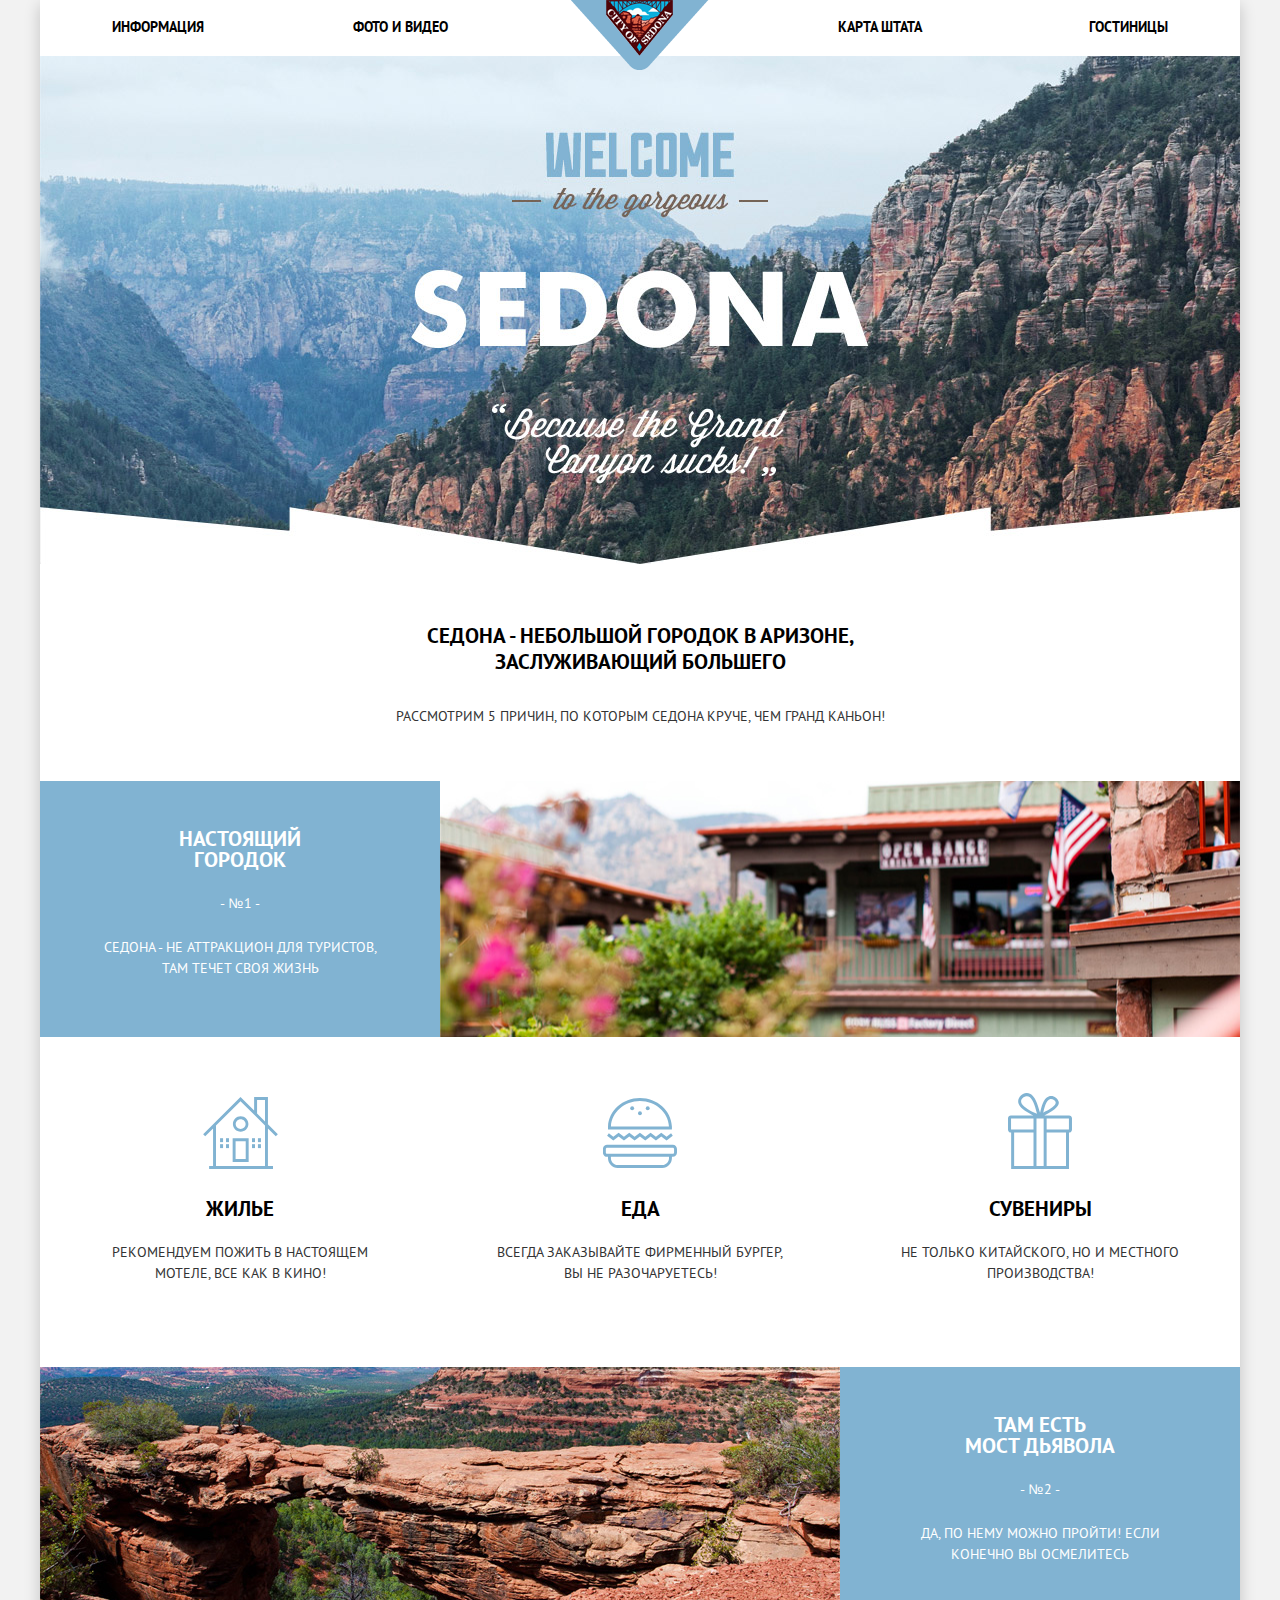
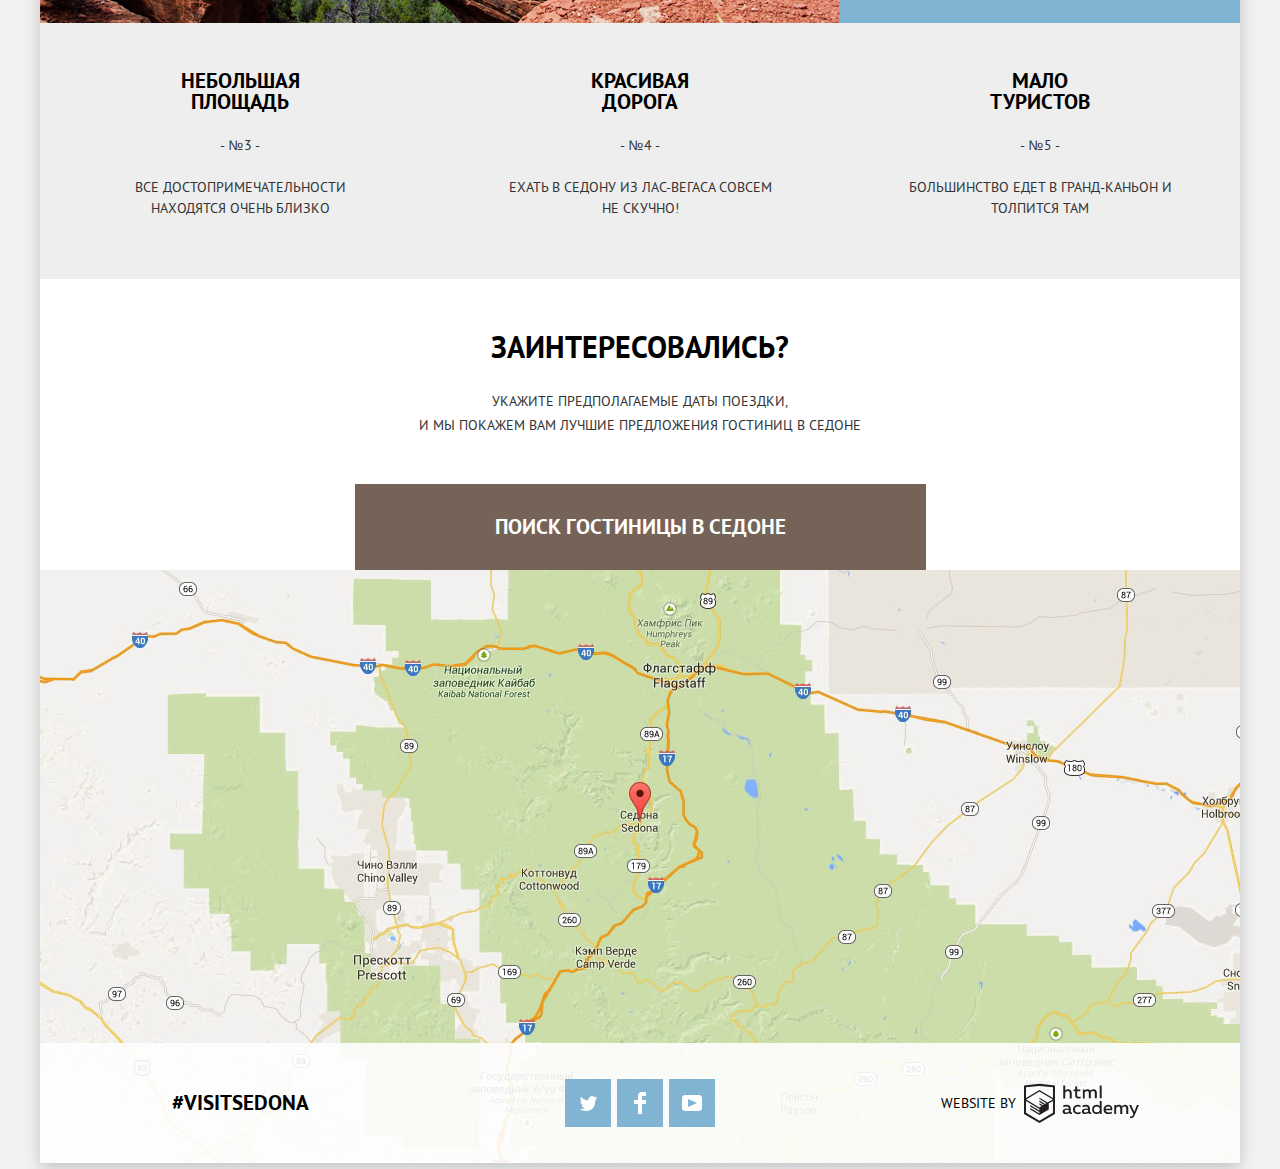
<file: index.html>
<!DOCTYPE html>
<html lang="ru">
  <head>
    <meta charset="utf-8">
    <title>HTML Academy: Седона</title>
    <link href="css/normalize.min.css" rel="stylesheet">
    <link href="css/style.min.css" rel="stylesheet">
  </head>
  <body>
    <div class="body-container">
      <header class="main-header">
          <nav class="main-nav">
            <ul class="nav-list">
              <li class="nav-item">
                <a class="nav-link" href="#">
                  Информация
                </a>
              </li>
              <li class="nav-item">
                <a class="nav-link" href="#">
                  Фото и видео
                </a>
              </li>
              <li class="nav-item">
                <a class="nav-link" href="#">
                  Карта штата
                </a>
              </li>
              <li class="nav-item">
                <a class="nav-link" href="hotels.html">
                  Гостиницы
                </a>
              </li>
            </ul>
          </nav>
          <a class="logo">
            <img src="img/main-logo.png" width="138" height="70" alt="Логотип сайта Седона">
          </a>
      </header>

      <main class="index-main">

        <h1 class="visually-hidden">
          Сайт маленького городка Седона
        </h1>

        <div class="welcome">
          <img src="img/welcome.jpg" width="1200" height="508" alt="Welcome to the gorgeous Sedona">
        </div>

        <section class="intro">
          <h2 class="intro-title">
            Седона - небольшой городок в Аризоне, заслуживающий большего
          </h2>
          <p class="intro-text">
            Рассмотрим 5 причин, по которым Седона круче, чем Гранд Каньон!
          </p>
        </section>

        <section class="features real-town">
          <div class="features-text">
            <h2 class="features-title">
              Настоящий городок
            </h2>
            <span>- №1 -</span>
            <p class="features-description">
              Седона - не аттракцион для туристов, там течет своя жизнь
            </p>
          </div>
          <div class="features-img">
            <span class="visually-hidden">Виды домиков в Седоне</span>
          </div>
        </section>

        <section class="features more">
          <h2 class="visually-hidden">Особенности</h2>
          <ul class="features-list">
            <li class="features-item">
              <h3>Жилье</h3>
              <p>Рекомендуем пожить в настоящем мотеле, все как в кино!</p>
            <li class="features-item">
              <h3>Еда</h3>
              <p>Всегда заказывайте фирменный бургер, вы не разочаруетесь!</p>
            </li>
            <li class="features-item">
              <h3>Сувениры</h3>
              <p>Не только китайского, но и местного производства!</p>
            </li>
          </ul>
        </section>

        <section class="features devil-bridge">
          <div class="features-img">
            <span class="visually-hidden">Фото моста Дьявола в Седоне</span>
          </div>
          <div class="features-text">
            <h2 class="features-title">Там есть<br>
              мост дьявола</h2>
            <span>- №2 -</span>
            <p class="features-description">Да, по нему можно пройти! Если конечно вы осмелитесь</p>
          </div>
        </section>

        <section class="features other">
          <h2 class="visually-hidden">Остальные особенности</h2>
          <ul class="other-list">
            <li class="other-item">
              <h2>Небольшая площадь</h2>
              <span>- №3 -</span>
              <p>Все достопримечательности находятся очень близко</p>
            </li>
            <li class="other-item">
              <h2>Красивая дорога</h2>
              <span>- №4 -</span>
              <p>Ехать в Седону из Лас-Вегаса совсем не скучно!</p>
            </li>
            <li class="other-item">
              <h2>Мало туристов</h2>
              <span>- №5 -</span>
              <p>Большинство едет в Гранд-Каньон и толпится там</p>
            </li>
          </ul>
        </section>

        <section class="find-hotel">
          <h2 class="visually-hidden">
            Поможем выбрать отель
          </h2>
          <p class="find-hotel-item find-hotel-title">
            <b>Заинтересовались?</b>
          </p>
          <p class="find-hotel-item find-hotel-text">
            Укажите предполагаемые даты поездки,<br>
            и мы покажем вам лучшие предложения гостиниц в Седоне
          </p>
          <div class="popup-button find-hotel-item">
            <a class="find-hotel-link" href="#">
              Поиск гостиницы в Седоне
            </a>
          </div>
        </section>


        <section class="map">
          <h2 class="visually-hidden">
            Карта штата
          </h2>

          <div class="form-wrapper modal-show">
            <form class="find-hotel-form" action="https://echo.htmlacademy.ru" method="post">
              <div class="find-hotel-wrapper">
                <p class="check-in">
                  <label for="check-in">Дата заезда:</label>
                  <input type="text" name="check-in" id="check-in" value="24 апреля 2016">
                  <button type="button" class="btn-calendar"><span class="visually-hidden">Календарь</span></button>
                </p>
                <p class="check-out">
                  <label for="check-out">Дата выезда:</label>
                  <input type="text" name="check-out" id="check-out" value="4 июля 2017">
                  <button type="button" class="btn-calendar"><span class="visually-hidden">Календарь</span></button>
                </p>
                <div class="wrapper">
                  <p class="adults">
                    <label for="adults">Взрослые:</label>
                    <input type="text" name="adults" id="adults" value="2">
                    <button type="button" class="btn btn-minus"><span class="visually-hidden">минус</span></button>
                    <button type="button" class="btn btn-plus"><span class="visually-hidden">плюс</span></button>
                  </p>
                  <p class="children">
                    <label for="children">Дети:</label>
                    <input type="text" name="children" id="children" value="0">
                    <button type="button" class="btn btn-minus"><span class="visually-hidden">минус</span></button>
                    <button type="button" class="btn btn-plus"><span class="visually-hidden">плюс</span></button>
                  </p>
                </div>

                <button class="find-hotel-button" type="submit" name="find" id="find">Найти</button>
              </div>

            </form>
          </div>


          <iframe width="1200" height="593" style="border:0" src="https://www.google.com/maps/embed/v1/place?q=%D0%A1%D0%B5%D0%B4%D0%BE%D0%BD%D0%B0&key=AIzaSyDRhg9KqfWkUhL9L30UhYAd_TtZ0AKrPtI" allowfullscreen></iframe>
        </section>
      </main>

      <footer class="main-footer">
          <div class="hashtag">
            <a href="#">
              #VISITSEDONA
            </a>
          </div>

          <div class="social">
            <ul class="social-list">
              <li class="social-item">
                <a class="social-button" href="#"><span class="visually-hidden">Твиттер</span><svg xmlns="http://www.w3.org/2000/svg" xmlns:xlink="http://www.w3.org/1999/xlink" width="17" height="15" viewBox="0 0 17 15"><path fill="#FFF" d="M10.95.144c1.685-.496 2.984.27 3.577 1.179.673-.231 1.331-.481 2.011-.708a2.345 2.345 0 0 1-.857 1.768c.685.17 1.304-.491 1.304-.491-.169 1-1.006 1.788-1.563 2.024-.231 6.75-3.175 11.217-10.077 11.082h-.446c-.41 0-4.164-.46-4.898-1.887 2.271.196 3.893-.422 4.693-1.177-.96-.3-2.679-.477-2.979-2.95.349.106.564.228 1.19.119C1.705 8.247.374 7.53.448 5.33c.285.328 1.067.536 1.34.472C1.085 5.561-.182 2.442.894.85c1.818 1.854 3.735 3.606 7.152 3.773C8.254 2.33 9.183.793 10.95.144z"/></svg></a>
              </li>
              <li class="social-item">
                <a class="social-button" href="#"><span class="visually-hidden">Фейсбук</span><svg xmlns="http://www.w3.org/2000/svg" width="12" height="22" viewBox="0 0 12 22"><path fill="#FFF" d="M12 4V0H8a4 4 0 0 0-4 4v4H0v4h4v10h4V12h4V8H8V4h4z"/></svg></a>
              </li>
              <li class="social-item">
                <a class="social-button" href="#"><span class="visually-hidden">Ютуб</span><svg xmlns="http://www.w3.org/2000/svg" xmlns:xlink="http://www.w3.org/1999/xlink" width="20" height="16" viewBox="0 0 20 16"><path fill="#FFF" d="M17 0H3C1.35 0 0 1.35 0 3v10c0 1.65 1.35 3 3 3h14c1.65 0 3-1.35 3-3V3c0-1.65-1.35-3-3-3zM6.027 11.998V4.002L15.014 8l-8.987 3.998z"/></svg></a>
              </li>
            </ul>
          </div>

          <div class="copyright">
            <a class="copy-link" href="https://htmlacademy.ru/intensive/htmlcss">
              <span>Website by</span>
              <svg id="Layer_1" data-name="Layer 1" xmlns="http://www.w3.org/2000/svg" width="115px" height="41px" viewBox="0 0 108.08 36.85"><title>logo-htmlacademy-small1</title><path d="M44.61,26.88a2,2,0,0,0,.55-0.1v1.33a3.25,3.25,0,0,1-1.18.21,1.67,1.67,0,0,1-1.67-1,4.84,4.84,0,0,1-3.14,1.08c-1.51,0-2.91-.83-2.91-2.55,0-2.13,2-2.79,3.71-2.79a11.08,11.08,0,0,1,2.17.25v-0.3c0-1-.76-1.77-2.19-1.77a7.42,7.42,0,0,0-3,.64v-1.7a10.21,10.21,0,0,1,3.19-.55c2.36,0,3.81,1.12,3.81,3.65v3a0.54,0.54,0,0,0,.49.59h0.17Zm-6.44-1.13A1.35,1.35,0,0,0,39.63,27h0.11a3.39,3.39,0,0,0,2.41-1V24.58a9.72,9.72,0,0,0-1.81-.21c-1,0-2.16.33-2.16,1.38h0Zm12.36-6.11a5,5,0,0,1,2.57.64V22a4.08,4.08,0,0,0-2.3-.7,2.75,2.75,0,1,0,0,5.49,5,5,0,0,0,2.43-.64v1.71a6.27,6.27,0,0,1-2.76.57A4.21,4.21,0,0,1,46,24.51q0-.21,0-0.41a4.32,4.32,0,0,1,4.18-4.46h0.38Zm12.17,7.24a2,2,0,0,0,.55-0.1v1.33a3.25,3.25,0,0,1-1.18.21,1.67,1.67,0,0,1-1.67-1,4.84,4.84,0,0,1-3.14,1.08c-1.51,0-2.91-.83-2.91-2.55,0-2.13,2-2.79,3.71-2.79a11.08,11.08,0,0,1,2.17.25v-0.3c0-1-.76-1.77-2.19-1.77a7.42,7.42,0,0,0-3,.64v-1.7a10.21,10.21,0,0,1,3.19-.55c2.36,0,3.81,1.12,3.81,3.65v3a0.54,0.54,0,0,0,.49.59h0.17Zm-6.44-1.13A1.35,1.35,0,0,0,57.73,27h0.11a3.39,3.39,0,0,0,2.41-1V24.58a9.72,9.72,0,0,0-1.81-.21c-1.06,0-2.16.33-2.16,1.38h0ZM73,16V28.2H71.35V26.88a3.88,3.88,0,0,1-3.19,1.54,4.4,4.4,0,0,1,0-8.78,3.81,3.81,0,0,1,3,1.3V16H73Zm-4.53,5.22a2.76,2.76,0,1,0,0,5.52A2.86,2.86,0,0,0,71.15,25V23A2.91,2.91,0,0,0,68.49,21.27ZM79,19.64c3.31,0,4.46,2.68,3.92,5.09H76.7c0.21,1.5,1.67,2.11,3.19,2.11a6.11,6.11,0,0,0,2.64-.59v1.6a7.14,7.14,0,0,1-3,.57C77,28.42,74.78,27,74.78,24a4.18,4.18,0,0,1,4-4.39H79Zm0.09,1.54a2.28,2.28,0,0,0-2.44,2.1v0.06H81.3A2,2,0,0,0,79.13,21.18Zm5.73,7V19.87h1.65v1a3.81,3.81,0,0,1,2.78-1.27A2.86,2.86,0,0,1,91.89,21a4.12,4.12,0,0,1,2.91-1.33A3.06,3.06,0,0,1,98,23V28.2h-1.9V23.05a1.59,1.59,0,0,0-1.42-1.75H94.42a2.8,2.8,0,0,0-2.07,1.12V28.2h-1.9V23.05A1.59,1.59,0,0,0,89,21.31H88.8a3,3,0,0,0-2.21,1.29v5.63H84.86Zm21.31-8.33h1.9l-3.91,9.46c-0.9,2.17-2.09,2.86-3.35,2.86a4.76,4.76,0,0,1-1.1-.14V30.46a2.86,2.86,0,0,0,.85.12c0.9,0,1.58-.64,2.07-1.9l0.17-.42-4-8.4h2l2.86,6.29ZM38.73,1.46V6.22a3.81,3.81,0,0,1,2.7-1.14,3.25,3.25,0,0,1,3.44,3.4v5.15H43V8.72a1.81,1.81,0,0,0-1.61-2h-0.3a2.93,2.93,0,0,0-2.32,1.39v5.52h-1.9V1.46h1.9ZM49.94,2.31v3h3V6.91h-3v3.81c0,1.1.5,1.46,1.58,1.46a4.49,4.49,0,0,0,1.69-.33v1.6A6.8,6.8,0,0,1,51,13.8a2.55,2.55,0,0,1-2.86-2.74V6.89H46.58V5.26h1.5V2.74Zm5.4,11.31V5.28H57v1A3.81,3.81,0,0,1,59.77,5a2.86,2.86,0,0,1,2.6,1.33A4.12,4.12,0,0,1,65.28,5,3.06,3.06,0,0,1,68.44,8.4v5.21h-1.9V8.46a1.59,1.59,0,0,0-1.42-1.75H64.89a2.8,2.8,0,0,0-2.07,1.12v5.78h-1.9V8.46A1.59,1.59,0,0,0,59.5,6.71H59.27A3,3,0,0,0,57.06,8v5.63H55.34ZM71.17,1.45H73V13.6H71.17V1.45ZM14.71,0H14.55L0,1.54V28.21l14.55,8.66,14.55-8.66V1.54Zm12.5,27.1L14.55,34.64,1.9,27.12V16.18l12.59,7.5V25L5.86,19.9v1.31l8.68,5.21v1.39L5.87,22.65V24l8.68,5.21,8.75-5.24V18.31L27.2,16V27.12Zm0-12.53-3.48,2-1.6,1L14.51,13v1.31L21,18.23H21l-0.14.09-1,.54-5.37-3.2V17l4.24,2.52-1,.67-3.2-1.9v1.31l2.1,1.24L14.5,22.1,2,14.65,14.51,7.11Zm0-1.32L14.49,5.76,1.91,13.25v-10L14.56,1.92,27.21,3.25v10h0Z" transform="translate(0 -0.02)" fill="#231f20"/></svg>
            </a>
          </div>
      </footer>
    </div>

    <script src="js/script.min.js"></script>
  </body>
</html>
</file>
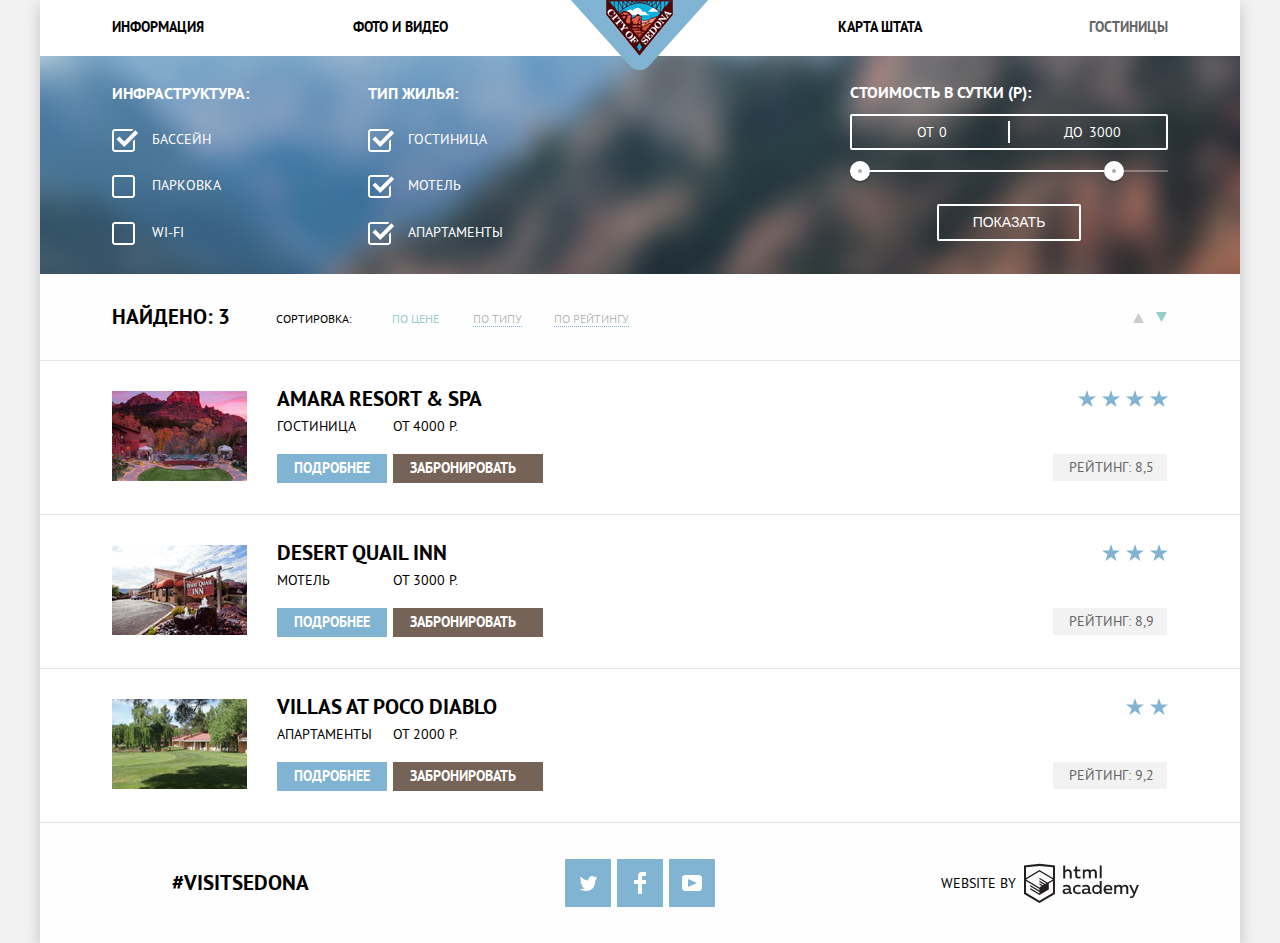
<file: hotels.html>
<!DOCTYPE html>
<html lang="ru">
  <head>
    <meta charset="utf-8">
    <title>HTML Academy: Гостиницы Седоны</title>
    <link href="css/normalize.min.css" rel="stylesheet">
    <link href="css/style.min.css" rel="stylesheet">
  </head>
  <body>
    <div class="body-container">
      <header class="main-header">
          <nav class="main-nav">
            <ul class="nav-list">
              <li class="nav-item">
                <a class="nav-link" href="#">
                  Информация
                </a>
              </li>
              <li class="nav-item">
                <a class="nav-link" href="#">
                  Фото и видео
                </a>
              </li>
              <li class="nav-item">
                <a class="nav-link" href="#">
                  Карта штата
                </a>
              </li>
              <li class="nav-item nav-item-current">
                <a class="nav-link" href="hotels.html">
                  Гостиницы
                </a>
              </li>
            </ul>
          </nav>
          <a class="logo" href="index.html">
            <img src="img/main-logo.png" width="138" height="70" alt="Логотип сайта Седона">
          </a>
      </header>

      <main class="hotels-main">
        <section class="hotel-search">
          <div class="hotel-search-container">
            <h1 class="visually-hidden">Поиск наиболее подходящего отеля</h1>
            <form class="search-form" action="https://echo.htmlacademy.ru" method="post">
              <div class="infrastructure">
                <p class="title">
                  Инфраструктура:
                </p>
                <ul class="infrastructure-list">
                  <li class="infrastructure-item">
                    <label class="pool" tabindex="0">
                      <input type="checkbox" class="visually-hidden" name="pool" id="pool" checked>
                      <span class="checkbox-indicator"></span>
                      Бассейн
                    </label>
                  </li>
                  <li class="infrastructure-item">
                    <label class="parking" tabindex="0">
                      <input type="checkbox" class="visually-hidden" name="parking" id="parking">
                      <span class="checkbox-indicator"></span>
                      Парковка
                    </label>
                  </li>
                  <li class="infrastructure-item">
                    <label class="wi-fi" tabindex="0">
                      <input type="checkbox" class="visually-hidden" name="wi-fi" id="wi-fi">
                      <span class="checkbox-indicator"></span>
                      Wi-Fi
                    </label>
                  </li>
                </ul>
              </div>

              <div class="apartments">
                <p class="title">
                  Тип жилья:
                </p>
                <ul class="apartments-list">
                  <li class="apartments-item">
                    <label class="item-hotel" tabindex="0">
                      <input type="checkbox" class="visually-hidden" name="hotel" id="hotel" checked>
                      <span class="checkbox-indicator"></span>
                      Гостиница
                    </label>
                  </li>
                  <li class="apartments-item">
                    <label class="item-motel" tabindex="0">
                      <input type="checkbox" class="visually-hidden" name="motel" id="motel" checked>
                      <span class="checkbox-indicator"></span>
                      Мотель
                    </label>
                  </li>
                  <li class="apartments-item">
                    <label class="item-apartments" tabindex="0">
                      <input type="checkbox" class="visually-hidden" name="apartments" id="apartments" checked>
                      <span class="checkbox-indicator"></span>
                      Апартаменты
                    </label>
                  </li>
                </ul>
              </div>

              <div class="filter-range">
                <div class="filter-range-title title">
                  Стоимость в сутки (р):
                </div>
                <div class="price-controls">
                  <label class="min-price">от <input type="text" name="min-price" value="0"></label>
                  <label class="max-price">до <input type="text" name="max-price" value="3000"></label>
                </div>
                <div class="range-controls">
                  <div class="scale">
                    <div class="bar"></div>
                  </div>
                  <div class="range-toggle range-toggle-min"></div>
                  <div class="range-toggle range-toggle-max"></div>
                </div>
                <button class="btn-transparent" type="submit">Показать</button>
              </div>
            </form>
          </div>
        </section>


          <section class="result">
            <div class="result-container">
              <h2 class="visually-hidden">Результаты поиска</h2>
              <div class="result-find">
                <p>
                  Найдено: 3
                </p>
              </div>

              <div class="result-sort">
                <p class="title">
                  сортировка:
                </p>
              </div>

              <div class="result-list">
                <ul>
                  <li class="result-item result-item-current">
                    <a class="result-link" href="#">По цене</a>
                  </li>
                  <li class="result-item">
                    <a class="result-link" href="#">По типу</a>
                  </li>
                  <li class="result-item">
                    <a class="result-link" href="#">По рейтингу</a>
                  </li>
                </ul>
              </div>

              <div class="sort-buttons-container">
                <ul class="sort-buttons-list">
                  <li>
                    <a class="sort-button up-button" href="#"><span class="visually-hidden">"min-max</span></a>
                  </li>
                  <li>
                    <a class="sort-button down-button btn-current" href="#"><span class="visually-hidden">max-min</span></a>
                  </li>
                </ul>
              </div>
            </div>
          </section>

        <section class="result-catalog amara">
          <h2 class="visually-hidden">Список найденных вариантов для проживания</h2>
            <ul class="catalog-list">
              <li class="catalog-item">
                <div class="hotel-container">
                  <article class="hotel">
                    <div class="hotel-column">
                      <h1 class="hotel-name">
                        <a href="#">Amara Resort & SPA</a>
                      </h1>
                      <div class="hotel-column-wrapper">
                        <span class="type">
                          Гостиница
                        </span>
                        <a class="more-info" href="#">Подробнее</a>
                      </div>
                      <div class="hotel-column-wrapper">
                        <span class="price">
                          От 4000 р.
                        </span>
                        <a class="book" href="#">Забронировать</a>
                      </div>
                    </div>

                    <div class="hotel-photo">
                      <a href="#"><img src="img/amara-hotel.jpg" width="135" height="90" alt="фото отеля"></a>
                    </div>

                    <div class="hotel-rating">
                      <div class="stars-count">
                        <span class="visually-hidden">Четыре звазды</span>
                        <svg xmlns="http://www.w3.org/2000/svg" width="18" height="17" viewBox="0 0 18 17"><path fill="#81B3D2" d="M9.002 0l2.126 6.494h6.877l-5.564 4.012L14.566 17l-5.564-4.013L3.438 17l2.126-6.494L0 6.494h6.878z"/></svg>
                        <svg xmlns="http://www.w3.org/2000/svg" width="18" height="17" viewBox="0 0 18 17"><path fill="#81B3D2" d="M9.002 0l2.126 6.494h6.877l-5.564 4.012L14.566 17l-5.564-4.013L3.438 17l2.126-6.494L0 6.494h6.878z"/></svg>
                        <svg xmlns="http://www.w3.org/2000/svg" width="18" height="17" viewBox="0 0 18 17"><path fill="#81B3D2" d="M9.002 0l2.126 6.494h6.877l-5.564 4.012L14.566 17l-5.564-4.013L3.438 17l2.126-6.494L0 6.494h6.878z"/></svg>
                        <svg xmlns="http://www.w3.org/2000/svg" width="18" height="17" viewBox="0 0 18 17"><path fill="#81B3D2" d="M9.002 0l2.126 6.494h6.877l-5.564 4.012L14.566 17l-5.564-4.013L3.438 17l2.126-6.494L0 6.494h6.878z"/></svg>
                      </div>
                      <div class="rating">
                        Рейтинг: 8,5
                      </div>
                    </div>

                  </article>
                </div>
              </li>

              <li class="catalog-item desert">
                <div class="hotel-container">
                  <article class="hotel">
                    <div class="hotel-column">
                      <h1 class="hotel-name">
                        <a href="#">Desert Quail Inn</a>
                      </h1>
                      <div class="hotel-column-wrapper">
                        <span class="type">
                          Мотель
                        </span>
                        <a class="more-info" href="#">Подробнее</a>
                      </div>
                      <div class="hotel-column-wrapper">
                        <span class="price">
                          От 3000 р.
                        </span>
                        <a class="book" href="#">Забронировать</a>
                      </div>
                    </div>

                    <div class="hotel-photo">
                      <a href="#"><img src="img/desert-hotel.jpg" width="135" height="90" alt="фото отеля"></a>
                    </div>

                    <div class="hotel-rating">
                      <div class="stars-count">
                        <span class="visually-hidden">Три звезды</span>
                        <svg xmlns="http://www.w3.org/2000/svg" width="18" height="17" viewBox="0 0 18 17"><path fill="#81B3D2" d="M9.002 0l2.126 6.494h6.877l-5.564 4.012L14.566 17l-5.564-4.013L3.438 17l2.126-6.494L0 6.494h6.878z"/></svg>
                        <svg xmlns="http://www.w3.org/2000/svg" width="18" height="17" viewBox="0 0 18 17"><path fill="#81B3D2" d="M9.002 0l2.126 6.494h6.877l-5.564 4.012L14.566 17l-5.564-4.013L3.438 17l2.126-6.494L0 6.494h6.878z"/></svg>
                        <svg xmlns="http://www.w3.org/2000/svg" width="18" height="17" viewBox="0 0 18 17"><path fill="#81B3D2" d="M9.002 0l2.126 6.494h6.877l-5.564 4.012L14.566 17l-5.564-4.013L3.438 17l2.126-6.494L0 6.494h6.878z"/></svg>
                      </div>
                      <div class="rating">
                        Рейтинг: 8,9
                      </div>
                    </div>
                  </article>
                </div>
              </li>

              <li class="catalog-item villas">
                <div class="hotel-container">
                  <article class="hotel">
                    <div class="hotel-column">
                      <h1 class="hotel-name">
                        <a href="#">Villas at Poco Diablo</a>
                      </h1>
                      <div class="hotel-column-wrapper">
                        <span class="type">
                          Апартаменты
                        </span>
                        <a class="more-info" href="#">Подробнее</a>
                      </div>
                      <div class="hotel-column-wrapper">
                        <span class="price">
                          От 2000 р.
                        </span>
                        <a class="book" href="#">Забронировать</a>
                      </div>
                    </div>

                    <div class="hotel-photo">
                      <a href="#"><img src="img/villas-hotel.jpg" width="135" height="90" alt="фото отеля"></a>
                    </div>

                    <div class="hotel-rating">
                      <div class="stars-count">
                        <span class="visually-hidden">Две звезды</span>
                        <svg xmlns="http://www.w3.org/2000/svg" width="18" height="17" viewBox="0 0 18 17"><path fill="#81B3D2" d="M9.002 0l2.126 6.494h6.877l-5.564 4.012L14.566 17l-5.564-4.013L3.438 17l2.126-6.494L0 6.494h6.878z"/></svg>
                        <svg xmlns="http://www.w3.org/2000/svg" width="18" height="17" viewBox="0 0 18 17"><path fill="#81B3D2" d="M9.002 0l2.126 6.494h6.877l-5.564 4.012L14.566 17l-5.564-4.013L3.438 17l2.126-6.494L0 6.494h6.878z"/></svg>
                      </div>
                      <div class="rating">
                        Рейтинг: 9,2
                      </div>
                    </div>
                  </article>
                </div>
              </li>
            </ul>
        </section>

      </main>

      <footer class="hotels-footer">
          <div class="hashtag">
            <a href="#">
              #VISITSEDONA
            </a>
          </div>

          <div class="social">
            <ul class="social-list">
              <li class="social-item">
                <a class="social-button" href="#"><span class="visually-hidden">Твиттер</span><svg xmlns="http://www.w3.org/2000/svg" xmlns:xlink="http://www.w3.org/1999/xlink" width="17" height="15" viewBox="0 0 17 15"><path fill="#FFF" d="M10.95.144c1.685-.496 2.984.27 3.577 1.179.673-.231 1.331-.481 2.011-.708a2.345 2.345 0 0 1-.857 1.768c.685.17 1.304-.491 1.304-.491-.169 1-1.006 1.788-1.563 2.024-.231 6.75-3.175 11.217-10.077 11.082h-.446c-.41 0-4.164-.46-4.898-1.887 2.271.196 3.893-.422 4.693-1.177-.96-.3-2.679-.477-2.979-2.95.349.106.564.228 1.19.119C1.705 8.247.374 7.53.448 5.33c.285.328 1.067.536 1.34.472C1.085 5.561-.182 2.442.894.85c1.818 1.854 3.735 3.606 7.152 3.773C8.254 2.33 9.183.793 10.95.144z"/></svg></a>
              </li>
              <li class="social-item">
                <a class="social-button" href="#"><span class="visually-hidden">Фейсбук</span><svg xmlns="http://www.w3.org/2000/svg" width="12" height="22" viewBox="0 0 12 22"><path fill="#FFF" d="M12 4V0H8a4 4 0 0 0-4 4v4H0v4h4v10h4V12h4V8H8V4h4z"/></svg></a>
              </li>
              <li class="social-item">
                <a class="social-button" href="#"><span class="visually-hidden">Ютуб</span><svg xmlns="http://www.w3.org/2000/svg" xmlns:xlink="http://www.w3.org/1999/xlink" width="20" height="16" viewBox="0 0 20 16"><path fill="#FFF" d="M17 0H3C1.35 0 0 1.35 0 3v10c0 1.65 1.35 3 3 3h14c1.65 0 3-1.35 3-3V3c0-1.65-1.35-3-3-3zM6.027 11.998V4.002L15.014 8l-8.987 3.998z"/></svg></a>
              </li>
            </ul>
          </div>

          <div class="copyright">
            <a class="copy-link" href="https://htmlacademy.ru/intensive/htmlcss">
              <span>Website by</span>
              <svg id="Layer_1" data-name="Layer 1" xmlns="http://www.w3.org/2000/svg" width="115px" height="41px" viewBox="0 0 108.08 36.85"><title>logo-htmlacademy-small1</title><path d="M44.61,26.88a2,2,0,0,0,.55-0.1v1.33a3.25,3.25,0,0,1-1.18.21,1.67,1.67,0,0,1-1.67-1,4.84,4.84,0,0,1-3.14,1.08c-1.51,0-2.91-.83-2.91-2.55,0-2.13,2-2.79,3.71-2.79a11.08,11.08,0,0,1,2.17.25v-0.3c0-1-.76-1.77-2.19-1.77a7.42,7.42,0,0,0-3,.64v-1.7a10.21,10.21,0,0,1,3.19-.55c2.36,0,3.81,1.12,3.81,3.65v3a0.54,0.54,0,0,0,.49.59h0.17Zm-6.44-1.13A1.35,1.35,0,0,0,39.63,27h0.11a3.39,3.39,0,0,0,2.41-1V24.58a9.72,9.72,0,0,0-1.81-.21c-1,0-2.16.33-2.16,1.38h0Zm12.36-6.11a5,5,0,0,1,2.57.64V22a4.08,4.08,0,0,0-2.3-.7,2.75,2.75,0,1,0,0,5.49,5,5,0,0,0,2.43-.64v1.71a6.27,6.27,0,0,1-2.76.57A4.21,4.21,0,0,1,46,24.51q0-.21,0-0.41a4.32,4.32,0,0,1,4.18-4.46h0.38Zm12.17,7.24a2,2,0,0,0,.55-0.1v1.33a3.25,3.25,0,0,1-1.18.21,1.67,1.67,0,0,1-1.67-1,4.84,4.84,0,0,1-3.14,1.08c-1.51,0-2.91-.83-2.91-2.55,0-2.13,2-2.79,3.71-2.79a11.08,11.08,0,0,1,2.17.25v-0.3c0-1-.76-1.77-2.19-1.77a7.42,7.42,0,0,0-3,.64v-1.7a10.21,10.21,0,0,1,3.19-.55c2.36,0,3.81,1.12,3.81,3.65v3a0.54,0.54,0,0,0,.49.59h0.17Zm-6.44-1.13A1.35,1.35,0,0,0,57.73,27h0.11a3.39,3.39,0,0,0,2.41-1V24.58a9.72,9.72,0,0,0-1.81-.21c-1.06,0-2.16.33-2.16,1.38h0ZM73,16V28.2H71.35V26.88a3.88,3.88,0,0,1-3.19,1.54,4.4,4.4,0,0,1,0-8.78,3.81,3.81,0,0,1,3,1.3V16H73Zm-4.53,5.22a2.76,2.76,0,1,0,0,5.52A2.86,2.86,0,0,0,71.15,25V23A2.91,2.91,0,0,0,68.49,21.27ZM79,19.64c3.31,0,4.46,2.68,3.92,5.09H76.7c0.21,1.5,1.67,2.11,3.19,2.11a6.11,6.11,0,0,0,2.64-.59v1.6a7.14,7.14,0,0,1-3,.57C77,28.42,74.78,27,74.78,24a4.18,4.18,0,0,1,4-4.39H79Zm0.09,1.54a2.28,2.28,0,0,0-2.44,2.1v0.06H81.3A2,2,0,0,0,79.13,21.18Zm5.73,7V19.87h1.65v1a3.81,3.81,0,0,1,2.78-1.27A2.86,2.86,0,0,1,91.89,21a4.12,4.12,0,0,1,2.91-1.33A3.06,3.06,0,0,1,98,23V28.2h-1.9V23.05a1.59,1.59,0,0,0-1.42-1.75H94.42a2.8,2.8,0,0,0-2.07,1.12V28.2h-1.9V23.05A1.59,1.59,0,0,0,89,21.31H88.8a3,3,0,0,0-2.21,1.29v5.63H84.86Zm21.31-8.33h1.9l-3.91,9.46c-0.9,2.17-2.09,2.86-3.35,2.86a4.76,4.76,0,0,1-1.1-.14V30.46a2.86,2.86,0,0,0,.85.12c0.9,0,1.58-.64,2.07-1.9l0.17-.42-4-8.4h2l2.86,6.29ZM38.73,1.46V6.22a3.81,3.81,0,0,1,2.7-1.14,3.25,3.25,0,0,1,3.44,3.4v5.15H43V8.72a1.81,1.81,0,0,0-1.61-2h-0.3a2.93,2.93,0,0,0-2.32,1.39v5.52h-1.9V1.46h1.9ZM49.94,2.31v3h3V6.91h-3v3.81c0,1.1.5,1.46,1.58,1.46a4.49,4.49,0,0,0,1.69-.33v1.6A6.8,6.8,0,0,1,51,13.8a2.55,2.55,0,0,1-2.86-2.74V6.89H46.58V5.26h1.5V2.74Zm5.4,11.31V5.28H57v1A3.81,3.81,0,0,1,59.77,5a2.86,2.86,0,0,1,2.6,1.33A4.12,4.12,0,0,1,65.28,5,3.06,3.06,0,0,1,68.44,8.4v5.21h-1.9V8.46a1.59,1.59,0,0,0-1.42-1.75H64.89a2.8,2.8,0,0,0-2.07,1.12v5.78h-1.9V8.46A1.59,1.59,0,0,0,59.5,6.71H59.27A3,3,0,0,0,57.06,8v5.63H55.34ZM71.17,1.45H73V13.6H71.17V1.45ZM14.71,0H14.55L0,1.54V28.21l14.55,8.66,14.55-8.66V1.54Zm12.5,27.1L14.55,34.64,1.9,27.12V16.18l12.59,7.5V25L5.86,19.9v1.31l8.68,5.21v1.39L5.87,22.65V24l8.68,5.21,8.75-5.24V18.31L27.2,16V27.12Zm0-12.53-3.48,2-1.6,1L14.51,13v1.31L21,18.23H21l-0.14.09-1,.54-5.37-3.2V17l4.24,2.52-1,.67-3.2-1.9v1.31l2.1,1.24L14.5,22.1,2,14.65,14.51,7.11Zm0-1.32L14.49,5.76,1.91,13.25v-10L14.56,1.92,27.21,3.25v10h0Z" transform="translate(0 -0.02)" fill="#231f20"/></svg>
            </a>
          </div>
      </footer>
    </div>
  </body>
</html>
</file>
<file: css/style.min.css>
@-webkit-keyframes fadeInDown{0%{-webkit-transform:translateY(-2000px);transform:translateY(-2000px)}to{-webkit-transform:translateY(0);transform:translateY(0)}}@keyframes fadeInDown{0%{-webkit-transform:translateY(-2000px);transform:translateY(-2000px)}to{-webkit-transform:translateY(0);transform:translateY(0)}}@-webkit-keyframes bounce{0%,20%,53%,80%,to{-webkit-animation-timing-function:cubic-bezier(.215,.61,.355,1);animation-timing-function:cubic-bezier(.215,.61,.355,1);-webkit-transform:translate3d(0,0,0);transform:translate3d(0,0,0)}40%,43%{-webkit-animation-timing-function:cubic-bezier(.755,.05,.855,.06);animation-timing-function:cubic-bezier(.755,.05,.855,.06);-webkit-transform:translate3d(0,-30px,0);transform:translate3d(0,-30px,0)}70%{-webkit-animation-timing-function:cubic-bezier(.755,.05,.855,.06);animation-timing-function:cubic-bezier(.755,.05,.855,.06);-webkit-transform:translate3d(0,-15px,0);transform:translate3d(0,-15px,0)}90%{-webkit-transform:translate3d(0,-4px,0);transform:translate3d(0,-4px,0)}}@keyframes bounce{0%,20%,53%,80%,to{-webkit-animation-timing-function:cubic-bezier(.215,.61,.355,1);animation-timing-function:cubic-bezier(.215,.61,.355,1);-webkit-transform:translate3d(0,0,0);transform:translate3d(0,0,0)}40%,43%{-webkit-animation-timing-function:cubic-bezier(.755,.05,.855,.06);animation-timing-function:cubic-bezier(.755,.05,.855,.06);-webkit-transform:translate3d(0,-30px,0);transform:translate3d(0,-30px,0)}70%{-webkit-animation-timing-function:cubic-bezier(.755,.05,.855,.06);animation-timing-function:cubic-bezier(.755,.05,.855,.06);-webkit-transform:translate3d(0,-15px,0);transform:translate3d(0,-15px,0)}90%{-webkit-transform:translate3d(0,-4px,0);transform:translate3d(0,-4px,0)}}@-webkit-keyframes flipInX{0%{-webkit-transform:perspective(400px) rotate3d(1,0,0,90deg);transform:perspective(400px) rotate3d(1,0,0,90deg);-webkit-animation-timing-function:ease-in;animation-timing-function:ease-in;opacity:0}40%{-webkit-transform:perspective(400px) rotate3d(1,0,0,-20deg);transform:perspective(400px) rotate3d(1,0,0,-20deg);-webkit-animation-timing-function:ease-in;animation-timing-function:ease-in}60%{-webkit-transform:perspective(400px) rotate3d(1,0,0,10deg);transform:perspective(400px) rotate3d(1,0,0,10deg);opacity:1}80%{-webkit-transform:perspective(400px) rotate3d(1,0,0,-5deg);transform:perspective(400px) rotate3d(1,0,0,-5deg)}to{-webkit-transform:perspective(400px);transform:perspective(400px)}}@keyframes flipInX{0%{-webkit-transform:perspective(400px) rotate3d(1,0,0,90deg);transform:perspective(400px) rotate3d(1,0,0,90deg);-webkit-animation-timing-function:ease-in;animation-timing-function:ease-in;opacity:0}40%{-webkit-transform:perspective(400px) rotate3d(1,0,0,-20deg);transform:perspective(400px) rotate3d(1,0,0,-20deg);-webkit-animation-timing-function:ease-in;animation-timing-function:ease-in}60%{-webkit-transform:perspective(400px) rotate3d(1,0,0,10deg);transform:perspective(400px) rotate3d(1,0,0,10deg);opacity:1}80%{-webkit-transform:perspective(400px) rotate3d(1,0,0,-5deg);transform:perspective(400px) rotate3d(1,0,0,-5deg)}to{-webkit-transform:perspective(400px);transform:perspective(400px)}}@-webkit-keyframes shake{0%,to{-webkit-transform:translateX(0);transform:translateX(0)}10%,30%,50%,70%,90%{-webkit-transform:translateX(-10px);transform:translateX(-10px)}20%,40%,60%,80%{-webkit-transform:translateX(10px);transform:translateX(10px)}}@keyframes shake{0%,to{-webkit-transform:translateX(0);transform:translateX(0)}10%,30%,50%,70%,90%{-webkit-transform:translateX(-10px);transform:translateX(-10px)}20%,40%,60%,80%{-webkit-transform:translateX(10px);transform:translateX(10px)}}@font-face{font-family:"PT Sans";font-style:normal;font-weight:400;src:url(../fonts/ptsans.woff2) format("woff2"),url(../fonts/ptsans.woff) format("woff")}@font-face{font-family:"PT Sans";font-style:normal;font-weight:700;src:url(../fonts/ptsansbold.woff2) format("woff2"),url(../fonts/ptsansbold.woff) format("woff")}.find-hotel-form input,body{text-transform:uppercase;background-color:#f2f2f2}body{margin:0;padding:0;font-family:"PT Sans",Arial,sans-serif;font-size:14px;font-weight:400;color:#333;text-align:center;line-height:21px}a{text-decoration:none}img{width:100%;height:auto}.body-container{width:1200px;margin:0 auto;-webkit-box-shadow:0 5px 15px 0 rgba(0,0,0,.2);box-shadow:0 5px 15px 0 rgba(0,0,0,.2)}.visually-hidden{position:absolute;clip:rect(0 0 0 0);width:1px;height:1px;margin:-1px}.main-header{font-size:14px;line-height:26px;font-weight:700;color:#000;background-color:#fff}.nav-list{list-style:none}.main-nav a{color:#000}.main-nav a:hover{color:#81b3d2}.main-nav a:active{color:rgba(0,0,0,.3)}.nav-item-current a{color:#666}.welcome{margin:0;padding:0}.intro{font-size:14px;line-height:26px;font-weight:400;color:#333;background-color:#fff}.intro-title{font-size:21px;line-height:26px;font-weight:700;vertical-align:bottom;color:#000}.real-town{font-size:14px;line-height:21px;font-weight:400;color:#fff;background-color:#81b3d2}.devil-bridge h2,.find-hotel b,.more,.more h3,.other h2,.real-town h2{font-size:21px;line-height:21px;font-weight:700;color:#fff}.more{font-size:14px;font-weight:400;color:#333;background-color:#fff}.find-hotel b,.more h3,.other h2{color:#000}.features-list{list-style:none}.devil-bridge,.other{font-size:14px;line-height:21px;font-weight:400;color:#fff;background-color:#81b3d2}.other{color:#333;background-color:#eee}.other-list{list-style:none}.find-hotel{font-size:14px;line-height:24px;font-weight:400;color:#333;background-color:#fff}.find-hotel b{font-size:30px;line-height:36px}.find-hotel-form,.popup-button a{font-size:21px;line-height:26px;font-weight:700;color:#fff;background-color:#766357}.popup-button a:hover{background-color:#604e43}.popup-button a:active{color:rgba(255,255,255,.3);background-color:#503e33}.find-hotel-form{font-size:14px;color:#000;background-color:#fff}.find-hotel-form input{font:inherit;line-height:inherit;border:2px solid #f2f2f2}.find-hotel-form input:hover{background-color:#ebebeb;border:2px solid #ebebeb}.find-hotel-form input:focus{background-color:#fff;border:2px solid #e5e5e5}.find-hotel-button,.hotel-search{color:#fff;background-color:#81b3d2}.find-hotel-button{text-transform:uppercase;border:0;font-size:21px;line-height:26px;font-weight:700}.find-hotel-button:hover{color:#fff;background-color:#669ec0}.find-hotel-button:active{color:rgba(255,255,255,.3);background-color:#5496bd}.hotel-search{font-size:14px;line-height:21px;font-weight:400;background-image:url(../img/hotels.jpg);background-size:100%;background-position:center;background-repeat:no-repeat}.apartments p,.infrastructure .title,.result-find p{font-size:16px;line-height:21px;font-weight:700;color:#fff}.apartments-list,.infrastructure-list{list-style:none}.result{font-size:12px;line-height:18px;font-weight:400;color:#000;background-color:#fefefe}.result-find p{font-size:21px;line-height:26px;color:#000}.catalog-list,.result-list,.sort-buttons-list{list-style:none}.result-item a,.result-item a:active,.result-item a:hover{font-size:12px;line-height:18px;font-weight:400;border-bottom:1px dotted #81b3d2}.result-item a{color:rgba(0,0,0,.3)}.result-item a:active,.result-item a:hover{color:#9cc}.result-item a:active{color:#000;border-bottom:0}.result-item-current a{color:#9cc;border-bottom:0}.catalog-item{font-size:14px;line-height:21px;font-weight:400;color:#000;text-align:left;background-color:#fff}.copyright a,.hashtag a,.hotel-name a{font-size:21px;line-height:26px;font-weight:700;color:#000}.hotel-name a:hover{color:#9cc}.hotel-name a:active{color:rgba(0,0,0,.3)}.book,.more-info,.rating{padding:4px 17px;font-size:14px;line-height:21px;font-weight:700;color:#fff;background-color:#81b3d2}.more-info:hover{background-color:#669ec0}.more-info:active{color:rgba(255,255,255,.3);background-color:#5496bd}.book,.rating{background-color:#766357}.book:hover{background-color:#604e43}.book:active{color:rgba(255,255,255,.3);background-color:#503e33}.rating{margin-right:1px;padding:3px 13px 3px 16px;font-weight:400;color:#666;background-color:#f2f2f2}.main-footer{background-color:rgba(254,254,254,.9)}.social-button:hover{background-color:#669ec0}.social-button:active{background-color:#5496bd}.copyright a{font-size:14px;font-weight:400}.main-nav .nav-list{display:-webkit-box;display:-ms-flexbox;display:flex;margin:0;padding:0;-webkit-box-align:center;-ms-flex-align:center;align-items:center}.main-nav li{-ms-flex-preferred-size:240px;flex-basis:240px;-webkit-box-sizing:border-box;box-sizing:border-box;padding-top:14px;padding-bottom:16px}.main-nav li:first-child{padding-left:72px;text-align:left}.main-nav li:last-child{padding-right:72px;text-align:right}.main-nav li:nth-child(2){margin-right:240px}.logo{position:absolute;top:0;left:50%;-webkit-transform:translateX(-50%);-ms-transform:translateX(-50%);transform:translateX(-50%)}.welcome{line-height:0}.intro{padding-top:59px;padding-bottom:52px}.intro h2{width:450px;margin:auto auto 28px}.intro p{margin:auto}.real-town{display:-webkit-box;display:-ms-flexbox;display:flex}.real-town .features-text{width:400px;padding-top:47px;padding-bottom:58px}.real-town .features-img{width:800px;background-image:url(../img/sedona-buildings-800-401.jpg);background-repeat:no-repeat;background-position:0 center}.real-town h2{width:124px}.devil-bridge span,.real-town span{display:inline-block;margin-bottom:23px;vertical-align:middle}.more p,.real-town p{width:282px;margin:auto}.more .features-list{margin:0;padding:0;display:-webkit-box;display:-ms-flexbox;display:flex;-webkit-box-align:start;-ms-flex-align:start;align-items:flex-start}.more li{-ms-flex-preferred-size:400px;flex-basis:400px;padding-bottom:83px}.devil-bridge h2,.more h3,.real-town h2{margin:auto auto 23px}.more p{width:287px}.more li:first-child{padding-top:60px}.more li:nth-child(2){padding-top:61px}.more li:last-child{padding-top:56px}.more li:first-child::before{content:"";display:block;width:75px;height:72px;background:url(../img/icon-home.svg) no-repeat;margin:0 auto 29px}.more li:nth-child(2)::before{content:"";display:block;width:74px;height:70px;background:url(../img/icon-burger.svg) no-repeat;margin:0 auto 30px}.more li:last-child::before{content:"";display:block;width:64px;height:76px;background:url(../img/icon-gift.svg) no-repeat;margin:0 auto 29px}.features-list{-webkit-box-align:center;-ms-flex-align:center;align-items:center}.devil-bridge,.features-list{display:-webkit-box;display:-ms-flexbox;display:flex}.devil-bridge .features-text{width:400px;padding-top:47px;padding-bottom:58px}.devil-bridge .features-img{width:800px;background-image:url(../img/devils-bridge-800-400.jpg);background-repeat:no-repeat;background-position:0 center}.devil-bridge p{width:304px;margin:auto}.find-hotel-form .check-in,.other .other-list{display:-webkit-box;display:-ms-flexbox;display:flex}.other .other-list{margin:0;padding:47px 0 60px}.other li{-ms-flex-preferred-size:400px;flex-basis:400px}.other-item h2{width:120px;margin:auto auto 23px}.other-item span{display:inline-block;margin-bottom:21px;vertical-align:middle}.other-item p{width:267px;margin:auto}.find-hotel{padding-top:50px;padding-bottom:0}.find-hotel-title{margin:auto auto 24px}.find-hotel-text{margin:auto auto 47px}.find-hotel .popup-button a{display:inline-block;padding:30px 140px;vertical-align:middle}.map{position:relative;width:100%;height:593px;background-color:#cbdda9;background-image:url(../img/map.jpg);background-repeat:no-repeat;background-position:-250px -150px}.form-wrapper{display:none;position:absolute;padding:55px 0;width:570px;top:0;left:315px;-webkit-box-shadow:0 7px 15px 0 rgba(0,0,0,.15);box-shadow:0 7px 15px 0 rgba(0,0,0,.15);background-color:#fff}.modal-show{display:block;-webkit-animation:flipInX .6s;animation:flipInX .6s}.modal-error{-webkit-animation:shake .6s;animation:shake .6s}.find-hotel-wrapper{width:458px;margin:0 auto;text-align:left}.apartments ul,.find-hotel-form p,.hotel-photo a,.infrastructure ul,.result-find p,.result-sort p{margin:0;padding:0}.find-hotel-form .check-in{-webkit-box-pack:justify;-ms-flex-pack:justify;justify-content:space-between;width:100%;margin-bottom:29px;position:relative}.btn-calendar{width:38px;height:38px;border:0;border-radius:0;position:absolute;right:0;background-color:transparent;cursor:pointer}.btn-calendar::before{content:"";position:absolute;top:8px;left:8px;width:21px;height:22px;background:url(../img/calendar.svg) no-repeat}.btn-calendar:hover::before{background:url(../img/calendar-hover.svg) no-repeat}.btn-calendar:active::before{background:url(../img/calendar-active.svg) no-repeat}.check-in label{-ms-flex-item-align:center;align-self:center;margin-right:21px}.adults input,.check-in input,.check-out input,.children input{-webkit-box-sizing:border-box;box-sizing:border-box;width:346px;height:38px;padding:6px 41px 6px 13px;font-size:14px;line-height:26px}.find-hotel-form .check-out{width:100%;margin-bottom:30px;position:relative}.adults label,.check-out label,.children label{-ms-flex-item-align:center;align-self:center;margin-right:17px}.find-hotel-form .adults,.find-hotel-form .check-out,.find-hotel-form .wrapper{display:-webkit-box;display:-ms-flexbox;display:flex;-webkit-box-pack:justify;-ms-flex-pack:justify;justify-content:space-between}.find-hotel-form .wrapper{margin-bottom:54px}.find-hotel-form .adults{position:relative;width:188px;padding-right:38px}.adults .btn{width:38px;height:38px;border:0;border-radius:0;background-color:#f2f2f2;position:absolute;cursor:pointer}.adults .btn::after,.adults .btn::before{content:"";position:absolute;top:18px;left:13px;width:11px;height:3px;background-color:#a9a9a9}.adults .btn-plus::after{-webkit-transform:rotate(90deg);-ms-transform:rotate(90deg);transform:rotate(90deg)}.adults .btn:hover::after,.adults .btn:hover::before{background-color:#000}.adults .btn:active::after,.adults .btn:active::before{background-color:#81b3d2}.adults .btn-minus{right:76px}.adults .btn-plus{right:0}.adults label,.children label{margin-right:78px}.adults input,.children input{width:38px;padding:6px 9px 6px 13px}.find-hotel-form .children{display:-webkit-box;display:-ms-flexbox;display:flex;-webkit-box-pack:justify;-ms-flex-pack:justify;justify-content:space-between;width:141px;padding-right:38px;position:relative}.children .btn{width:38px;height:38px;border:0;border-radius:0;background-color:#f2f2f2;position:absolute;cursor:pointer}.children .btn::after,.children .btn::before{content:"";position:absolute;top:18px;left:13px;width:11px;height:3px;background-color:#a9a9a9}.children .btn-plus::after{-webkit-transform:rotate(90deg);-ms-transform:rotate(90deg);transform:rotate(90deg)}.children .btn:hover::after,.children .btn:hover::before{background-color:#000}.children .btn:active::after,.children .btn:active::before{background-color:#81b3d2}.children .btn-minus{right:76px}.children .btn-plus{right:0}.children label{margin-right:65px}.find-hotel-button{width:100%;padding-top:16px;padding-bottom:16px}.hotels-main{text-align:left}.hotel-search-container{width:1056px;margin:auto;padding-top:11px;padding-bottom:31px}.search-form{display:-webkit-box;display:-ms-flexbox;display:flex;margin:0}.infrastructure{margin-right:119px}.infrastructure .title{margin-bottom:25px}.infrastructure-item .parking,.infrastructure-item .pool{display:inline-block;position:relative;vertical-align:middle;margin-bottom:25px;padding-left:40px;cursor:pointer}.item-apartments input[type=checkbox]+.checkbox-indicator,.item-hotel input[type=checkbox]+.checkbox-indicator,.item-motel input[type=checkbox]+.checkbox-indicator,.parking input[type=checkbox]+.checkbox-indicator,.pool input[type=checkbox]+.checkbox-indicator,.wi-fi input[type=checkbox]+.checkbox-indicator{position:absolute;left:0;width:26px;height:23px;background-color:red;background:url(../img/checkbox-off.svg) no-repeat}.pool input[type=checkbox]:checked+.checkbox-indicator{background:url(../img/checkbox-on.svg) no-repeat}.pool input[type=checkbox]:disabled+.checkbox-indicator{background:url(../img/checkbox-off-disabled.svg) no-repeat}.item-apartments input[type=checkbox]:disabled:checked+.checkbox-indicator,.item-hotel input[type=checkbox]:disabled:checked+.checkbox-indicator,.item-motel input[type=checkbox]:disabled:checked+.checkbox-indicator,.parking input[type=checkbox]:disabled:checked+.checkbox-indicator,.pool input[type=checkbox]:disabled:checked+.checkbox-indicator,.wi-fi input[type=checkbox]:disabled:checked+.checkbox-indicator{background:url(../img/checkbox-on-disabled.svg) no-repeat}.pool input[type=checkbox]:focus+.checkbox-indicator{outline:thin dotted;outline:5px auto -webkit-focus-ring-color}.parking input[type=checkbox]:checked+.checkbox-indicator{background:url(../img/checkbox-on.svg) no-repeat}.parking input[type=checkbox]:disabled+.checkbox-indicator{background:url(../img/checkbox-off-disabled.svg) no-repeat}.parking input[type=checkbox]:focus+.checkbox-indicator{outline:thin dotted;outline:5px auto -webkit-focus-ring-color}.infrastructure-item .wi-fi{display:inline-block;position:relative;vertical-align:middle;padding-left:40px;cursor:pointer}.wi-fi input[type=checkbox]:checked+.checkbox-indicator{background:url(../img/checkbox-on.svg) no-repeat}.wi-fi input[type=checkbox]:disabled+.checkbox-indicator{background:url(../img/checkbox-off-disabled.svg) no-repeat}.wi-fi input[type=checkbox]:focus+.checkbox-indicator{outline:thin dotted;outline:5px auto -webkit-focus-ring-color}.apartments .title{margin-bottom:25px}.apartments .item-hotel,.apartments .item-motel{display:inline-block;position:relative;vertical-align:middle;margin-bottom:25px;padding-left:40px;cursor:pointer}.item-hotel input[type=checkbox]:checked+.checkbox-indicator{background:url(../img/checkbox-on.svg) no-repeat}.item-hotel input[type=checkbox]:disabled+.checkbox-indicator{background:url(../img/checkbox-off-disabled.svg) no-repeat}.item-hotel input[type=checkbox]:focus+.checkbox-indicator{outline:thin dotted;outline:5px auto -webkit-focus-ring-color}.item-motel input[type=checkbox]:checked+.checkbox-indicator{background:url(../img/checkbox-on.svg) no-repeat}.item-motel input[type=checkbox]:disabled+.checkbox-indicator{background:url(../img/checkbox-off-disabled.svg) no-repeat}.item-motel input[type=checkbox]:focus+.checkbox-indicator{outline:thin dotted;outline:5px auto -webkit-focus-ring-color}.apartments .item-apartments{display:inline-block;position:relative;vertical-align:middle;padding-left:40px;cursor:pointer}.item-apartments input[type=checkbox]:checked+.checkbox-indicator{background:url(../img/checkbox-on.svg) no-repeat}.item-apartments input[type=checkbox]:disabled+.checkbox-indicator{background:url(../img/checkbox-off-disabled.svg) no-repeat}.item-apartments input[type=checkbox]:focus+.checkbox-indicator{outline:thin dotted;outline:5px auto -webkit-focus-ring-color}.filter-range{display:-webkit-box;display:-ms-flexbox;display:flex;-webkit-box-orient:vertical;-webkit-box-direction:normal;-ms-flex-direction:column;flex-direction:column;width:318px;margin-left:auto;padding-top:15px}.filter-range-title{margin-bottom:11px;font-weight:700;font-size:16px;line-height:21px}.price-controls{position:relative;height:32px;margin-bottom:20px;font-size:0;border:2px solid #fff;border-radius:2px}.price-controls::after{content:"";position:absolute;top:50%;left:50%;width:2px;height:22px;background:#fff;-webkit-transform:translate(-50%,-50%);-ms-transform:translate(-50%,-50%);transform:translate(-50%,-50%)}.price-controls label{display:inline-block;font-size:14px;line-height:30px;vertical-align:top;cursor:pointer}.price-controls .min-price{width:90px;padding-left:65px}.price-controls .max-price{width:100px;padding-left:57px}.price-controls input{width:50px;height:30px;margin:0;color:inherit;font:inherit;background:0 0;border:0}.range-controls{position:relative;margin-bottom:32px}.range-controls .scale{height:2px;background:rgba(255,255,255,.3)}.range-controls .bar{width:80%;height:2px;background:#fff}.range-toggle{position:absolute;top:-9px;width:4px;height:4px;background:#ababab;border:8px solid #fff;border-radius:50%;-webkit-box-shadow:0 2px 1px 0 rgba(0,1,1,.2);box-shadow:0 2px 1px 0 rgba(0,1,1,.2);cursor:pointer}.range-toggle:hover{-webkit-transform:scale(1.1);-ms-transform:scale(1.1);transform:scale(1.1)}.range-toggle-min{left:0}.range-toggle-max{left:80%}.btn-transparent{display:block;margin:0 auto;padding:6px 34px;font-size:14px;line-height:21px;color:#fff;text-transform:uppercase;background:0 0;border:2px solid #fff;border-radius:2px;cursor:pointer}.btn-transparent:hover{color:#000;background:#fff}.result-container{display:-webkit-box;display:-ms-flexbox;display:flex;width:1056px;margin:auto;-webkit-box-pack:start;-ms-flex-pack:start;justify-content:flex-start;-webkit-box-align:center;-ms-flex-align:center;align-items:center}.result-find{min-width:135px;padding:30px 0;margin-right:29px;text-align:left}.result-sort{min-width:75px;margin:0 40px 0 0}.result-list,.result-sort{padding:36px 0 32px}.result-list ul{display:-webkit-box;display:-ms-flexbox;display:flex}.result-list li{min-width:81px}.sort-buttons-container{margin-left:auto;min-width:34px;margin-right:1px;line-height:12px}.sort-buttons-list{display:-webkit-box;display:-ms-flexbox;display:flex;margin:0;padding:0}.sort-button{position:relative;display:inline-block;vertical-align:middle;width:17px;height:11px}.down-button::before,.up-button::before{content:"";position:absolute;width:11px;height:10px;background-repeat:no-repeat;background-position:0 0}.up-button::before{top:1px;background-image:url(../img/up-dir.svg)}.up-button:hover::before{background-image:url(../img/up-dir-hover.svg)}.up-button:active::before{background-image:url(../img/up-dir-active.svg)}.down-button::before{left:6px;background-image:url(../img/down-dir-active.svg)}.result-catalog{width:100%;background-color:#fefefe}.result-catalog .catalog-list,.result-list ul{margin:0;padding:0;list-style:none}.result-catalog li{border-top:1px solid #e5e5e5}.result-catalog li:last-child{border-bottom:1px solid #e5e5e5}.hotel-container{width:1056px;margin:auto}.catalog-item,.hotel{display:-webkit-box;display:-ms-flexbox;display:flex}.hotel .hotel-rating{margin-left:auto;padding:29px 0 30px}.hotel .hotel-column{display:-webkit-box;display:-ms-flexbox;display:flex;-ms-flex-wrap:wrap;flex-wrap:wrap;min-width:400px;padding:24px 0 31px}.hotel-column h1{width:100%;margin:0 0 4px}.hotel-column .hotel-column-wrapper:first-of-type{display:-webkit-box;display:-ms-flexbox;display:flex;-webkit-box-orient:vertical;-webkit-box-direction:normal;-ms-flex-direction:column;flex-direction:column;min-width:110px;margin-right:6px}.hotel-column .price,.hotel-column .type{display:block;margin:0 0 17px}.hotel-column .hotel-column-wrapper:last-of-type{display:-webkit-box;display:-ms-flexbox;display:flex;-webkit-box-orient:vertical;-webkit-box-direction:normal;-ms-flex-direction:column;flex-direction:column;min-width:150px}.book,.more-info{display:inline-block;vertical-align:middle}.hotel .hotel-photo{-webkit-box-ordinal-group:0;-ms-flex-order:-1;order:-1;margin-right:30px;padding:30px 0}.hotel-photo img{display:block}.hotel-rating{-webkit-box-orient:vertical;-webkit-box-direction:normal;-ms-flex-direction:column;flex-direction:column;-webkit-box-pack:justify;-ms-flex-pack:justify;justify-content:space-between;height:91px}.hotel-rating,.hotel-rating .stars-count{display:-webkit-box;display:-ms-flexbox;display:flex}.stars-count svg:first-of-type{margin-left:auto}.stars-count svg:not(:last-of-type){padding-right:6px}.hotels-footer,.main-footer{-webkit-box-align:center;-ms-flex-align:center;align-items:center}.main-footer{display:-webkit-box;display:-ms-flexbox;display:flex;position:relative;margin-top:-120px}.hotels-footer div,.main-footer div{-ms-flex-preferred-size:400px;flex-basis:400px;margin:auto}.hotels-footer{background-color:#fefefe}.hotels-footer,.social-button,.social-list{display:-webkit-box;display:-ms-flexbox;display:flex}.social-list{-ms-flex-wrap:wrap;flex-wrap:wrap;margin:36px auto;padding:0;list-style:none;width:150px;-webkit-box-pack:justify;-ms-flex-pack:justify;justify-content:space-between}.social-button{-webkit-box-align:center;-ms-flex-align:center;align-items:center;-webkit-box-pack:center;-ms-flex-pack:center;justify-content:center;width:46px;height:48px;background-color:#81b3d2}.social-button:focus path{fill:rgba(136,182,209,.3)}.copy-link{display:-webkit-box;display:-ms-flexbox;display:flex;-webkit-box-pack:center;-ms-flex-pack:center;justify-content:center;-webkit-box-align:center;-ms-flex-align:center;align-items:center}.copy-link span{display:inline-block;vertical-align:middle;margin-right:8px}.copy-link:hover path{fill:#81b3d2}.copy-link:active path{fill:#bdbbbc}
</file>
